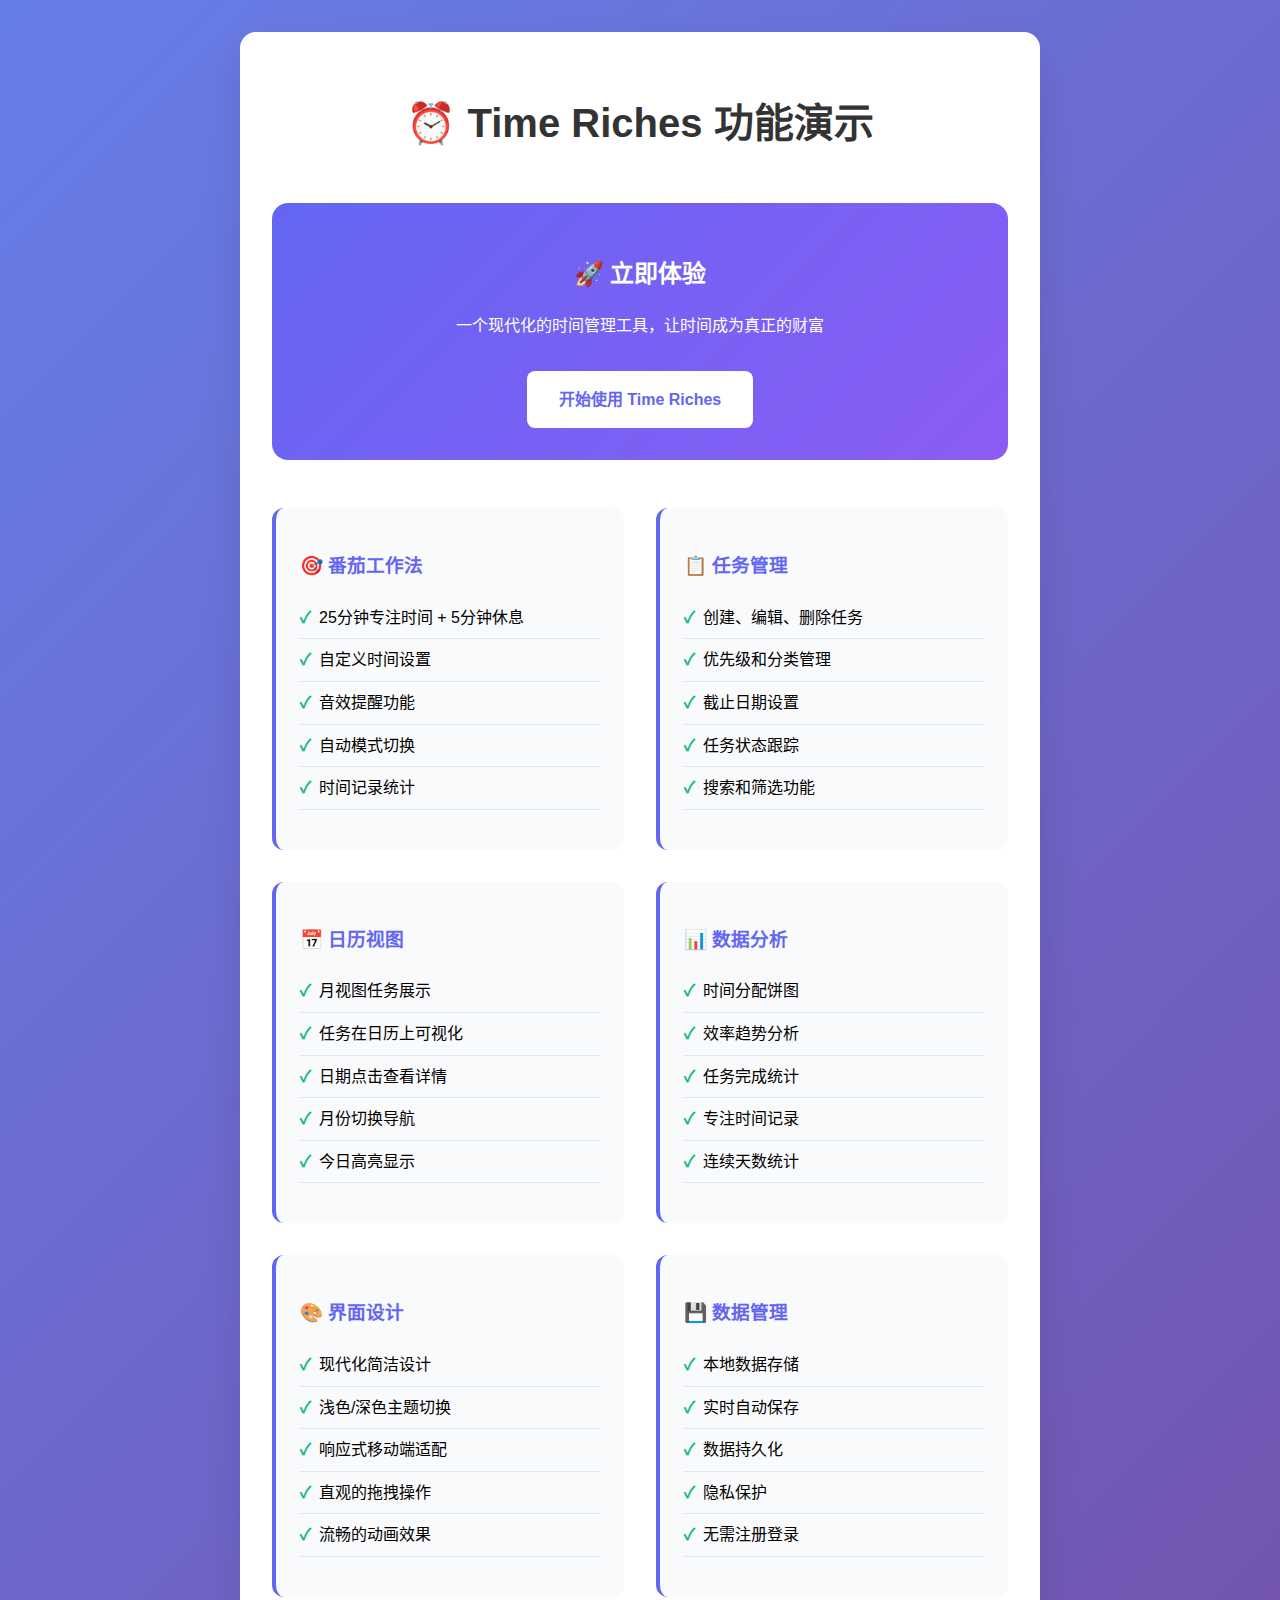
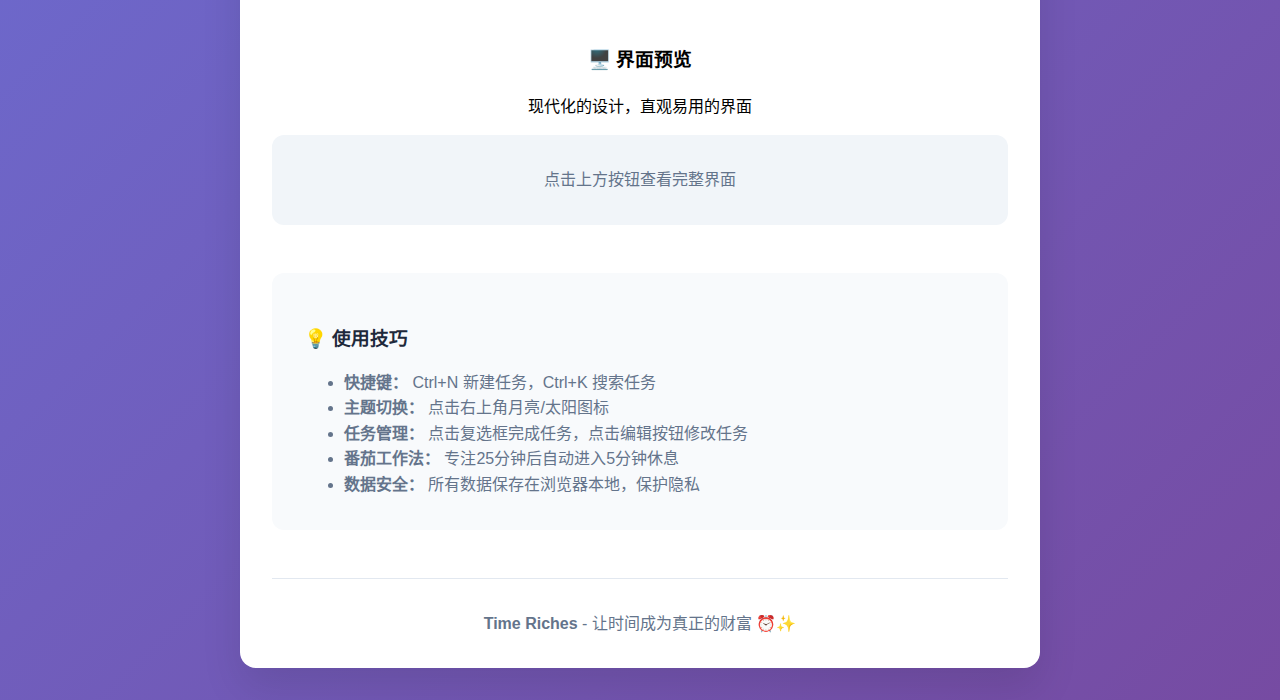
<file: demo.html>
<!DOCTYPE html>
<html lang="zh-CN">
<head>
    <meta charset="UTF-8">
    <meta name="viewport" content="width=device-width, initial-scale=1.0">
    <title>Time Riches - 功能演示</title>
    <style>
        body {
            font-family: -apple-system, BlinkMacSystemFont, 'Segoe UI', sans-serif;
            max-width: 800px;
            margin: 0 auto;
            padding: 2rem;
            line-height: 1.6;
            background: linear-gradient(135deg, #667eea 0%, #764ba2 100%);
            min-height: 100vh;
        }
        .demo-container {
            background: white;
            border-radius: 1rem;
            padding: 2rem;
            box-shadow: 0 20px 40px rgba(0,0,0,0.1);
        }
        h1 {
            color: #333;
            text-align: center;
            margin-bottom: 2rem;
            font-size: 2.5rem;
        }
        .feature-grid {
            display: grid;
            grid-template-columns: repeat(auto-fit, minmax(300px, 1fr));
            gap: 2rem;
            margin: 2rem 0;
        }
        .feature-card {
            background: #f8fafc;
            padding: 1.5rem;
            border-radius: 0.75rem;
            border-left: 4px solid #6366f1;
        }
        .feature-card h3 {
            color: #6366f1;
            margin-bottom: 1rem;
        }
        .feature-list {
            list-style: none;
            padding: 0;
        }
        .feature-list li {
            padding: 0.5rem 0;
            border-bottom: 1px solid #e2e8f0;
        }
        .feature-list li:before {
            content: "✓";
            color: #10b981;
            font-weight: bold;
            margin-right: 0.5rem;
        }
        .cta-section {
            text-align: center;
            margin: 3rem 0;
            padding: 2rem;
            background: linear-gradient(135deg, #6366f1, #8b5cf6);
            color: white;
            border-radius: 1rem;
        }
        .cta-button {
            display: inline-block;
            background: white;
            color: #6366f1;
            padding: 1rem 2rem;
            border-radius: 0.5rem;
            text-decoration: none;
            font-weight: 600;
            margin-top: 1rem;
            transition: transform 0.2s;
        }
        .cta-button:hover {
            transform: translateY(-2px);
        }
        .screenshot {
            width: 100%;
            max-width: 600px;
            border-radius: 0.5rem;
            box-shadow: 0 10px 20px rgba(0,0,0,0.1);
            margin: 1rem 0;
        }
    </style>
</head>
<body>
    <div class="demo-container">
        <h1>⏰ Time Riches 功能演示</h1>
        
        <div class="cta-section">
            <h2>🚀 立即体验</h2>
            <p>一个现代化的时间管理工具，让时间成为真正的财富</p>
            <a href="index.html" class="cta-button">开始使用 Time Riches</a>
        </div>

        <div class="feature-grid">
            <div class="feature-card">
                <h3>🎯 番茄工作法</h3>
                <ul class="feature-list">
                    <li>25分钟专注时间 + 5分钟休息</li>
                    <li>自定义时间设置</li>
                    <li>音效提醒功能</li>
                    <li>自动模式切换</li>
                    <li>时间记录统计</li>
                </ul>
            </div>

            <div class="feature-card">
                <h3>📋 任务管理</h3>
                <ul class="feature-list">
                    <li>创建、编辑、删除任务</li>
                    <li>优先级和分类管理</li>
                    <li>截止日期设置</li>
                    <li>任务状态跟踪</li>
                    <li>搜索和筛选功能</li>
                </ul>
            </div>

            <div class="feature-card">
                <h3>📅 日历视图</h3>
                <ul class="feature-list">
                    <li>月视图任务展示</li>
                    <li>任务在日历上可视化</li>
                    <li>日期点击查看详情</li>
                    <li>月份切换导航</li>
                    <li>今日高亮显示</li>
                </ul>
            </div>

            <div class="feature-card">
                <h3>📊 数据分析</h3>
                <ul class="feature-list">
                    <li>时间分配饼图</li>
                    <li>效率趋势分析</li>
                    <li>任务完成统计</li>
                    <li>专注时间记录</li>
                    <li>连续天数统计</li>
                </ul>
            </div>

            <div class="feature-card">
                <h3>🎨 界面设计</h3>
                <ul class="feature-list">
                    <li>现代化简洁设计</li>
                    <li>浅色/深色主题切换</li>
                    <li>响应式移动端适配</li>
                    <li>直观的拖拽操作</li>
                    <li>流畅的动画效果</li>
                </ul>
            </div>

            <div class="feature-card">
                <h3>💾 数据管理</h3>
                <ul class="feature-list">
                    <li>本地数据存储</li>
                    <li>实时自动保存</li>
                    <li>数据持久化</li>
                    <li>隐私保护</li>
                    <li>无需注册登录</li>
                </ul>
            </div>
        </div>

        <div style="text-align: center; margin: 3rem 0;">
            <h3>🖥️ 界面预览</h3>
            <p>现代化的设计，直观易用的界面</p>
            <div style="background: #f1f5f9; padding: 2rem; border-radius: 0.75rem; margin: 1rem 0;">
                <p style="color: #64748b; margin: 0;">点击上方按钮查看完整界面</p>
            </div>
        </div>

        <div style="background: #f8fafc; padding: 2rem; border-radius: 0.75rem; margin: 2rem 0;">
            <h3 style="color: #1e293b; margin-bottom: 1rem;">💡 使用技巧</h3>
            <ul style="color: #64748b; margin: 0;">
                <li><strong>快捷键：</strong> Ctrl+N 新建任务，Ctrl+K 搜索任务</li>
                <li><strong>主题切换：</strong> 点击右上角月亮/太阳图标</li>
                <li><strong>任务管理：</strong> 点击复选框完成任务，点击编辑按钮修改任务</li>
                <li><strong>番茄工作法：</strong> 专注25分钟后自动进入5分钟休息</li>
                <li><strong>数据安全：</strong> 所有数据保存在浏览器本地，保护隐私</li>
            </ul>
        </div>

        <div style="text-align: center; margin-top: 3rem; padding-top: 2rem; border-top: 1px solid #e2e8f0;">
            <p style="color: #64748b; margin: 0;">
                <strong>Time Riches</strong> - 让时间成为真正的财富 ⏰✨
            </p>
        </div>
    </div>
</body>
</html>
</file>
